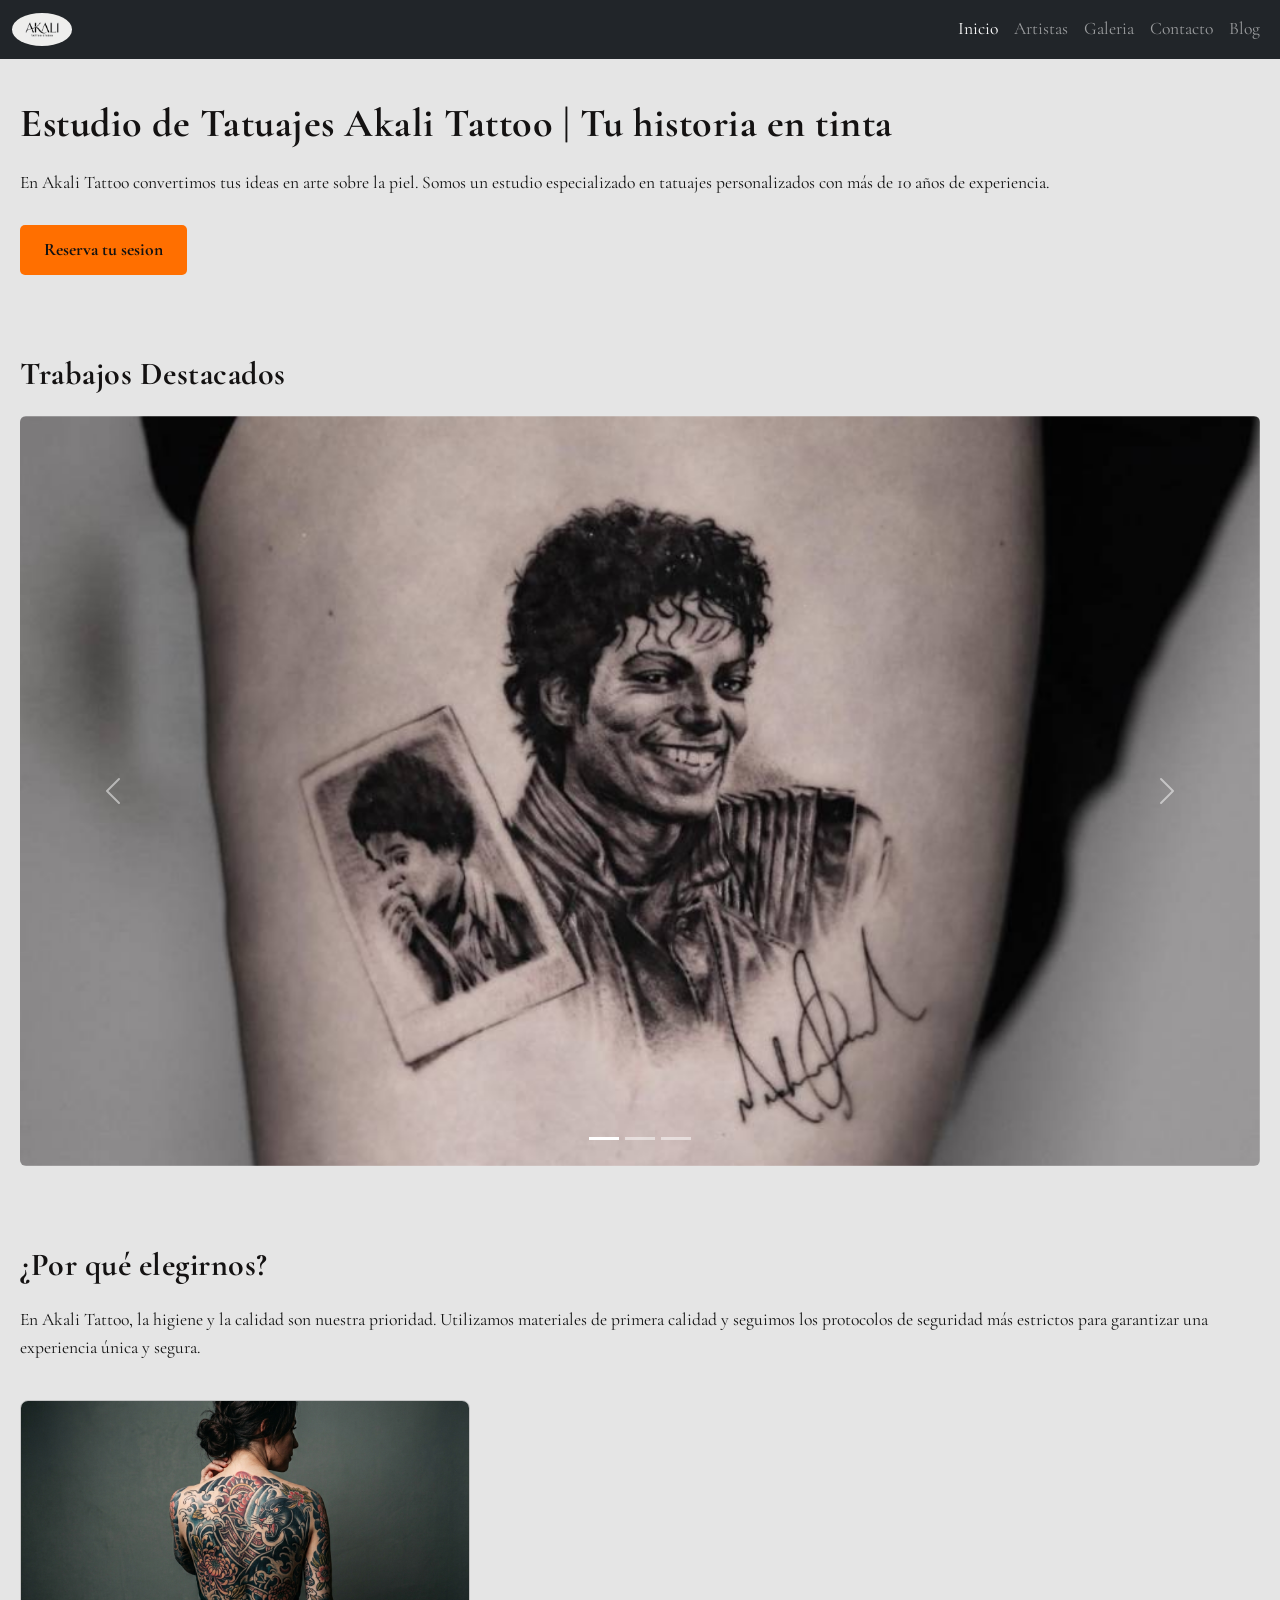
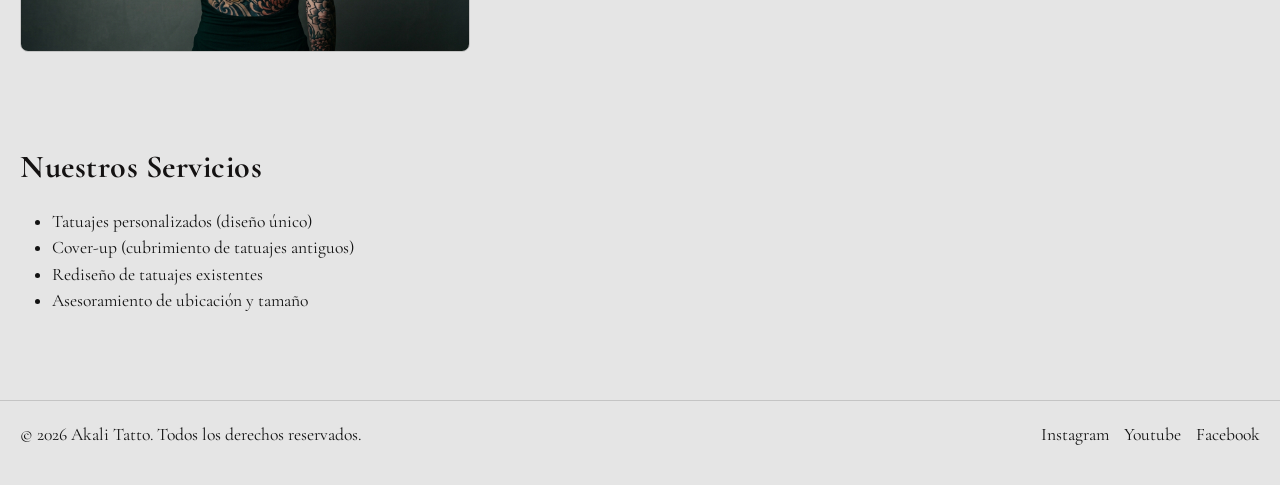
<file: index.html>
<!doctype html>
<html lang="es">
  <head>
    <meta charset="UTF-8" />
    <meta name="viewport" content="width=device-width, initial-scale=1.0" />
    <!-- Google Fonts: Cormorant Garamond -->
    <link rel="preconnect" href="https://fonts.googleapis.com" />
    <link rel="preconnect" href="https://fonts.gstatic.com" crossorigin />
    <link
      href="https://fonts.googleapis.com/css2?family=Cormorant+Garamond:wght@400;600;700&display=swap"
      rel="stylesheet"
    />
    <!-- Bootstrap CSS -->
    <link href="https://cdn.jsdelivr.net/npm/bootstrap@5.3.3/dist/css/bootstrap.min.css" rel="stylesheet">
    <!-- Estilos de AOS -->
    <link rel="stylesheet" href="https://unpkg.com/aos@next/dist/aos.css" />
    <link rel="stylesheet" href="./style.css" />
    <title>Akali Tattoo | Estudio de Tatuajes Personalizados en Buenos Aires</title>
    <meta name="description" content="Estudio de tatuajes personalizados en Buenos Aires. Más de 10 años de experiencia en estilos tradicional, realista, fine line y cover-ups. ¡Reservá tu sesión!">
    <meta name="keywords" content="estudio de tatuajes buenos aires, tatuajes personalizados, tatuaje tradicional, tatuaje realista, fine line, cover up, Akali Tattoo">
  </head>
  <body>
    <header>
      <nav class="navbar navbar-expand-lg navbar-dark bg-dark">
        <div class="container-fluid">
          <a class="navbar-brand" href="#">
            <img src="./img/logo-akali-tattoo.jpg" alt="Logo de Akali Tattoo estudio de tatuajes" width="60" class="rounded-circle">
          </a>
          <button class="navbar-toggler" type="button" data-bs-toggle="collapse" data-bs-target="#menuPrincipal" aria-controls="menuPrincipal" aria-expanded="false" aria-label="Toggle navigation">
            <span class="navbar-toggler-icon"></span>
          </button>
          <div class="collapse navbar-collapse" id="menuPrincipal">
            <ul class="navbar-nav ms-auto mb-2 mb-lg-0">
              <li class="nav-item"><a class="nav-link active" href="#">Inicio</a></li>
              <li class="nav-item"><a class="nav-link" href="./pages/artistas.html">Artistas</a></li>
              <li class="nav-item"><a class="nav-link" href="./pages/galeria.html">Galeria</a></li>
              <li class="nav-item"><a class="nav-link" href="./pages/contacto.html">Contacto</a></li>
              <li class="nav-item"><a class="nav-link" href="./pages/blog.html">Blog</a></li>
            </ul>
          </div>
        </div>
      </nav>
    </header>
    <main>
      <section data-aos="fade-up">
        <h1>Estudio de Tatuajes Akali Tattoo | Tu historia en tinta</h1>
        <p>
          En Akali Tattoo convertimos tus ideas en arte sobre la piel. Somos un
          estudio especializado en tatuajes personalizados con más de 10 años de
          experiencia.
        </p>
        <a href="./pages/contacto.html">Reserva tu sesion</a>
      </section>
      <section data-aos="zoom-in">
        <h2>Trabajos Destacados</h2>
        <div id="carruselInicio" class="carousel slide" data-bs-ride="carousel">
          <div class="carousel-indicators">
            <button type="button" data-bs-target="#carruselInicio" data-bs-slide-to="0" class="active" aria-current="true" aria-label="Slide 1"></button>
            <button type="button" data-bs-target="#carruselInicio" data-bs-slide-to="1" aria-label="Slide 2"></button>
            <button type="button" data-bs-target="#carruselInicio" data-bs-slide-to="2" aria-label="Slide 3"></button>
          </div>
          <div class="carousel-inner rounded">
            <div class="carousel-item active">
              <img src="./img/tatuaje-michael-jackson-realista.jpg" class="d-block w-100" alt="Tatuaje realista de Michael Jackson realizado en Akali Tattoo">
            </div>
            <div class="carousel-item">
              <img src="./img/tatuaje-joker-color-comic.png" class="d-block w-100" alt="Tatuaje a color del Joker estilo realista">
            </div>
            <div class="carousel-item">
              <img src="./img/tatuaje-audrey-hepburn.jpg" class="d-block w-100" alt="Tatuaje retrato de Audrey Hepburn en blanco y negro">
            </div>
          </div>
          <button class="carousel-control-prev" type="button" data-bs-target="#carruselInicio" data-bs-slide="prev">
            <span class="carousel-control-prev-icon" aria-hidden="true"></span>
            <span class="visually-hidden">Anterior</span>
          </button>
          <button class="carousel-control-next" type="button" data-bs-target="#carruselInicio" data-bs-slide="next">
            <span class="carousel-control-next-icon" aria-hidden="true"></span>
            <span class="visually-hidden">Siguiente</span>
          </button>
        </div>
      </section>
      <section data-aos="fade-left">
        <h2>¿Por qué elegirnos?</h2>
        <p>
          En Akali Tattoo, la higiene y la calidad son nuestra prioridad.
          Utilizamos materiales de primera calidad y seguimos los protocolos de
          seguridad más estrictos para garantizar una experiencia única y
          segura.
        </p>
        <figure>
          <img
            src="./img/estudio-akali-tattoo.jpg"
            alt="Instalaciones y equipo de trabajo en el estudio Akali Tattoo"
          />
        </figure>
      </section>
      <section data-aos="fade-right">
        <h2>Nuestros Servicios</h2>
        <ul>
          <li>Tatuajes personalizados (diseño único)</li>
          <li>Cover-up (cubrimiento de tatuajes antiguos)</li>
          <li>Rediseño de tatuajes existentes</li>
          <li>Asesoramiento de ubicación y tamaño</li>
        </ul>
      </section>
    </main>
    <footer>
      <p>&copy; 2026 Akali Tatto. Todos los derechos reservados.</p>
      <nav aria-label="Redes sociales">
        <ul>
          <li>
            <a
              href="https://www.instagram.com"
              target="_blank"
              rel="noopener noreferrer"
              >Instagram</a
            >
          </li>
          <li>
            <a
              href="https://www.youtube.com"
              target="_blank"
              rel="noopener noreferrer"
              >Youtube</a
            >
          </li>
          <li>
            <a
              href="https://www.facebook.com"
              target="_blank"
              rel="noopener noreferrer"
              >Facebook</a
            >
          </li>
        </ul>
      </nav>
    </footer>
    <!-- Bootstrap JS -->
    <script src="https://cdn.jsdelivr.net/npm/bootstrap@5.3.3/dist/js/bootstrap.bundle.min.js"></script>
    <!-- Script de AOS -->
    <script src="https://unpkg.com/aos@next/dist/aos.js"></script>
    <script>
      AOS.init({
        duration: 800,
        once: true
      });
    </script>
  </body>
</html>
</file>
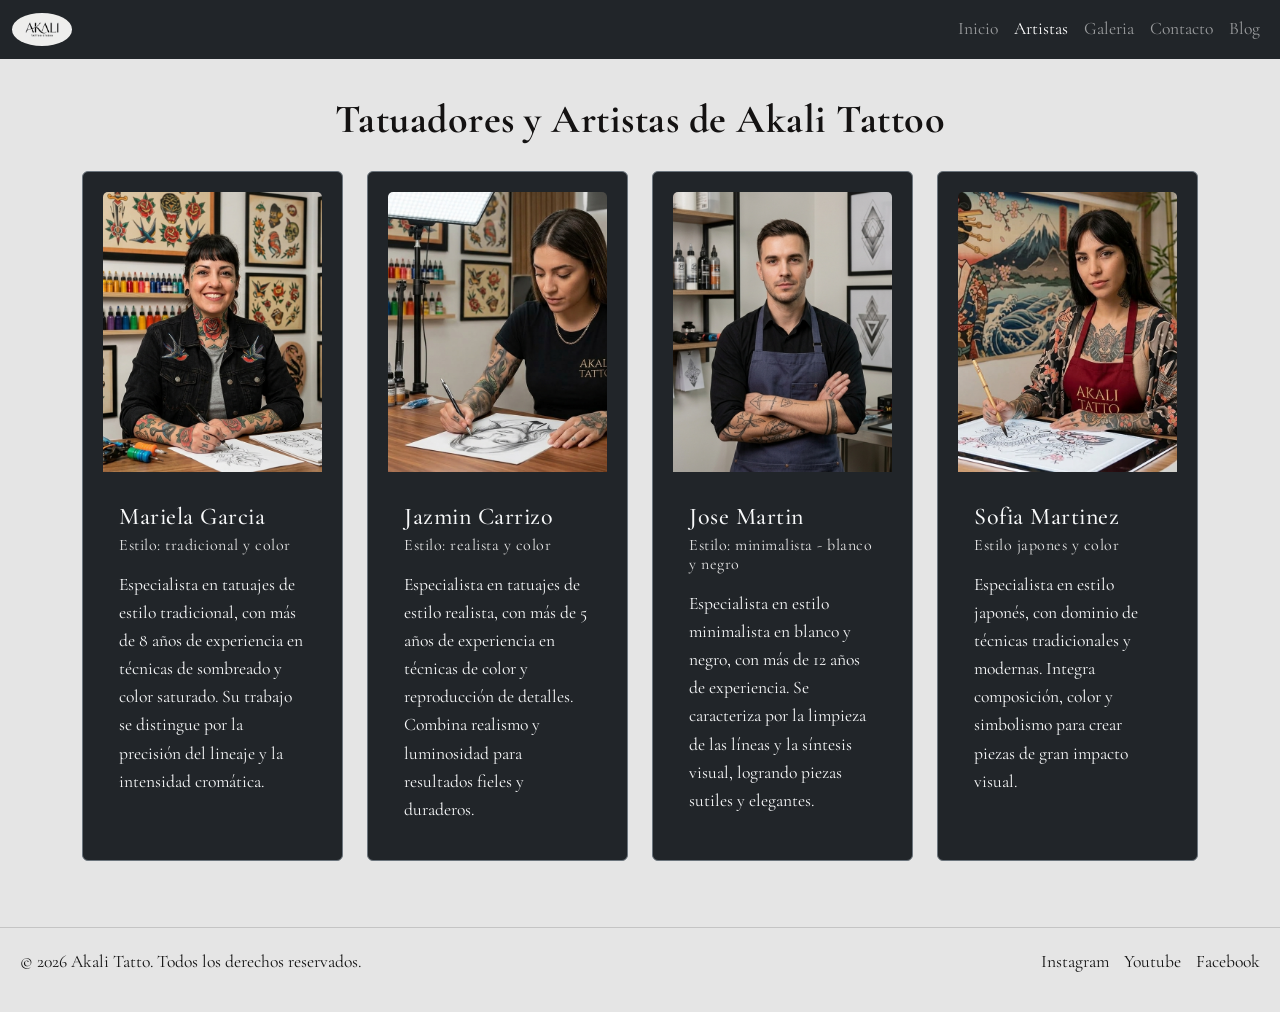
<file: pages/artistas.html>
<!doctype html>
<html lang="es">
  <head>
    <meta charset="UTF-8" />
    <meta name="viewport" content="width=device-width, initial-scale=1.0" />
    <link rel="preconnect" href="https://fonts.googleapis.com" />
    <link rel="preconnect" href="https://fonts.gstatic.com" crossorigin />
    <link
      href="https://fonts.googleapis.com/css2?family=Cormorant+Garamond:wght@400;600;700&display=swap"
      rel="stylesheet"
    />
    <!-- Bootstrap CSS -->
    <link
      href="https://cdn.jsdelivr.net/npm/bootstrap@5.3.3/dist/css/bootstrap.min.css"
      rel="stylesheet"
    />
    <!-- Estilos de AOS -->
    <link rel="stylesheet" href="https://unpkg.com/aos@next/dist/aos.css" />
    <link rel="stylesheet" href="../style.css" />
    <title>Tatuadores y Artistas Profesionales | Akali Tattoo</title>
    <meta name="description" content="Conocé a nuestro equipo de tatuadores profesionales en Akali Tattoo. Especialistas en estilo tradicional, realismo, minimalismo y arte japonés.">
    <meta name="keywords" content="tatuadores buenos aires, artistas tatuajes, mariela garcia, jose martin, jazmin carrizo, estilo tradicional, tatuaje realista, Akali Tattoo">
  </head>
  <body>
    <header id="arriba">
      <nav class="navbar navbar-expand-lg navbar-dark bg-dark">
        <div class="container-fluid">
          <a class="navbar-brand" href="../index.html">
            <img
              src="../img/logo-akali-tattoo.jpg"
              alt="Logo del estudio Akali Tattoo"
              width="60"
              class="rounded-circle"
            />
          </a>
          <button
            class="navbar-toggler"
            type="button"
            data-bs-toggle="collapse"
            data-bs-target="#menuPrincipal"
            aria-controls="menuPrincipal"
            aria-expanded="false"
            aria-label="Toggle navigation"
          >
            <span class="navbar-toggler-icon"></span>
          </button>
          <div class="collapse navbar-collapse" id="menuPrincipal">
            <ul class="navbar-nav ms-auto mb-2 mb-lg-0">
              <li class="nav-item">
                <a class="nav-link" href="../index.html">Inicio</a>
              </li>
              <li class="nav-item">
                <a class="nav-link active" href="#">Artistas</a>
              </li>
              <li class="nav-item">
                <a class="nav-link" href="./galeria.html">Galeria</a>
              </li>
              <li class="nav-item">
                <a class="nav-link" href="./contacto.html">Contacto</a>
              </li>
              <li class="nav-item">
                <a class="nav-link" href="./blog.html">Blog</a>
              </li>
            </ul>
          </div>
        </div>
      </nav>
    </header>
    <main class="container py-3">
      <section class="py-0">
        <h1 class="text-center mb-3">Tatuadores y Artistas de Akali Tattoo</h1>
        <div class="row g-4">
          <div class="col-12 col-md-6 col-lg-3" data-aos="fade-up" data-aos-delay="100">
            <article class="card h-100 bg-dark text-light border-secondary">
              <img
                src="../img/mariela-garcia-tatuadora.jpg"
                class="card-img-top"
                alt="Retrato de Mariela García, tatuadora especialista en estilo tradicional en Akali Tattoo"
              />
              <div class="card-body">
                <h2 class="card-title h4">Mariela Garcia</h2>
                <h3 class="card-subtitle mb-3 h6">
                  Estilo: tradicional y color
                </h3>
                <p class="card-text">
                  Especialista en tatuajes de estilo tradicional, con más de 8
                  años de experiencia en técnicas de sombreado y color saturado.
                  Su trabajo se distingue por la precisión del lineaje y la
                  intensidad cromática.
                </p>
              </div>
            </article>
          </div>
          <div class="col-12 col-md-6 col-lg-3" data-aos="fade-up" data-aos-delay="200">
            <article class="card h-100 bg-dark text-light border-secondary">
              <img
                src="../img/jazmin-carrizo-tatuadora.jpg"
                class="card-img-top"
                alt="Retrato de Jazmín Carrizo, artista de tatuaje realista y color en Akali Tattoo"
              />
              <div class="card-body">
                <h2 class="card-title h4">Jazmin Carrizo</h2>
                <h3 class="card-subtitle mb-3 h6">
                  Estilo: realista y color
                </h3>
                <p class="card-text">
                  Especialista en tatuajes de estilo realista, con más de 5 años
                  de experiencia en técnicas de color y reproducción de
                  detalles. Combina realismo y luminosidad para resultados
                  fieles y duraderos.
                </p>
              </div>
            </article>
          </div>
          <div class="col-12 col-md-6 col-lg-3" data-aos="fade-up" data-aos-delay="300">
            <article class="card h-100 bg-dark text-light border-secondary">
              <img
                src="../img/jose-martin-tatuador.jpg"
                class="card-img-top"
                alt="Retrato de José Martín, tatuador especialista en estilo minimalista y líneas finas"
              />
              <div class="card-body">
                <h2 class="card-title h4">Jose Martin</h2>
                <h3 class="card-subtitle mb-3 h6">
                  Estilo: minimalista - blanco y negro
                </h3>
                <p class="card-text">
                  Especialista en estilo minimalista en blanco y negro, con más
                  de 12 años de experiencia. Se caracteriza por la limpieza de
                  las líneas y la síntesis visual, logrando piezas sutiles y
                  elegantes.
                </p>
              </div>
            </article>
          </div>
          <div class="col-12 col-md-6 col-lg-3" data-aos="fade-up" data-aos-delay="400">
            <article class="card h-100 bg-dark text-light border-secondary">
              <img
                src="../img/sofia-martinez-tatuadora.jpg"
                class="card-img-top"
                alt="Retrato de Sofía Martínez, especialista en tatuaje japonés tradicional en Akali Tattoo"
              />
              <div class="card-body">
                <h2 class="card-title h4">Sofia Martinez</h2>
                <h3 class="card-subtitle mb-3 h6">
                  Estilo japones y color
                </h3>
                <p class="card-text">
                  Especialista en estilo japonés, con dominio de técnicas
                  tradicionales y modernas. Integra composición, color y
                  simbolismo para crear piezas de gran impacto visual.
                </p>
              </div>
            </article>
          </div>
        </div>
      </section>
    </main>
    <footer>
      <p>&copy; 2026 Akali Tatto. Todos los derechos reservados.</p>
      <nav aria-label="Redes sociales">
        <ul>
          <li>
            <a
              href="https://www.instagram.com"
              target="_blank"
              rel="noopener noreferrer"
              >Instagram</a
            >
          </li>
          <li>
            <a
              href="https://www.youtube.com"
              target="_blank"
              rel="noopener noreferrer"
              >Youtube</a
            >
          </li>
          <li>
            <a
              href="https://www.facebook.com"
              target="_blank"
              rel="noopener noreferrer"
              >Facebook</a
            >
          </li>
        </ul>
      </nav>
    </footer>
    <!-- Bootstrap JS -->
    <script src="https://cdn.jsdelivr.net/npm/bootstrap@5.3.3/dist/js/bootstrap.bundle.min.js"></script>
    <!-- Script de AOS -->
    <script src="https://unpkg.com/aos@next/dist/aos.js"></script>
    <script>
      AOS.init({
        duration: 800,
        once: true
      });
    </script>
    <!-- Botón flotante para móviles -->
    <a href="#arriba" class="btn-subir d-flex d-md-none" aria-label="Volver arriba">↑</a>
  </body>
</html>
</file>
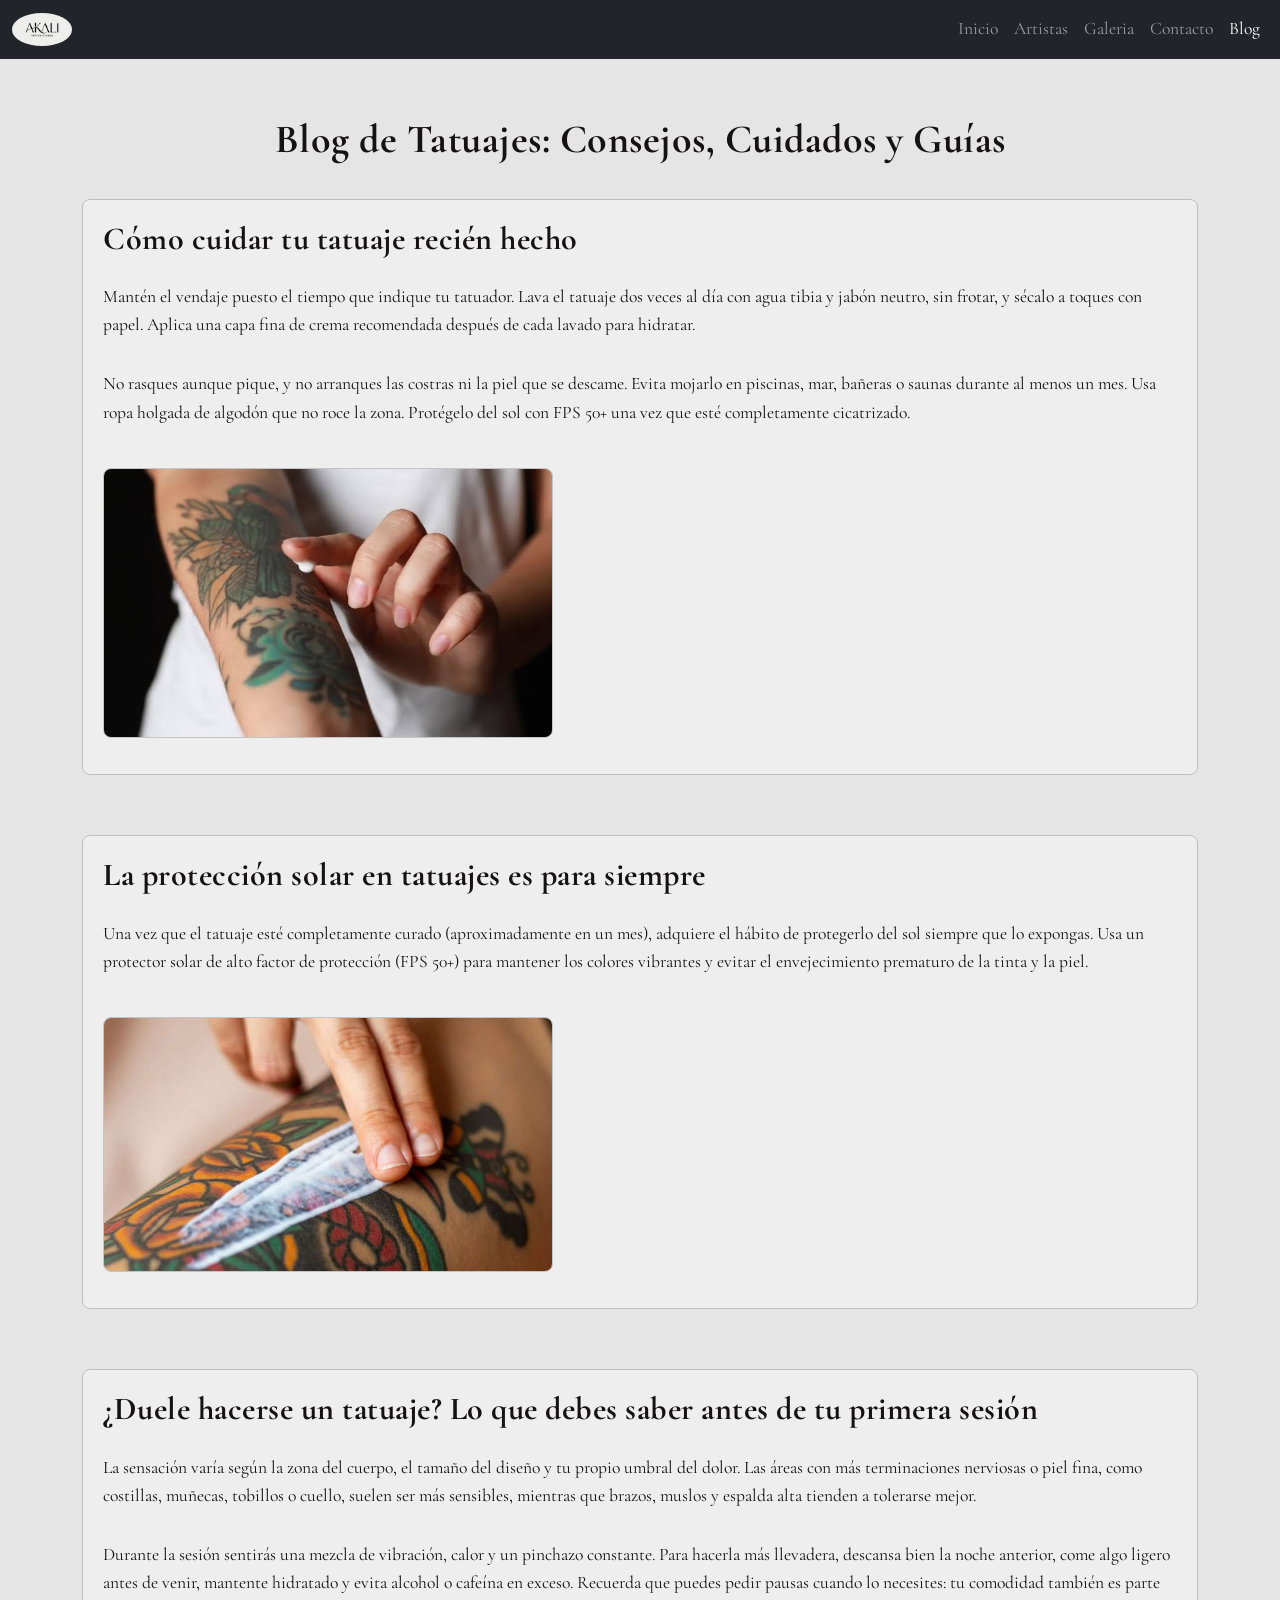
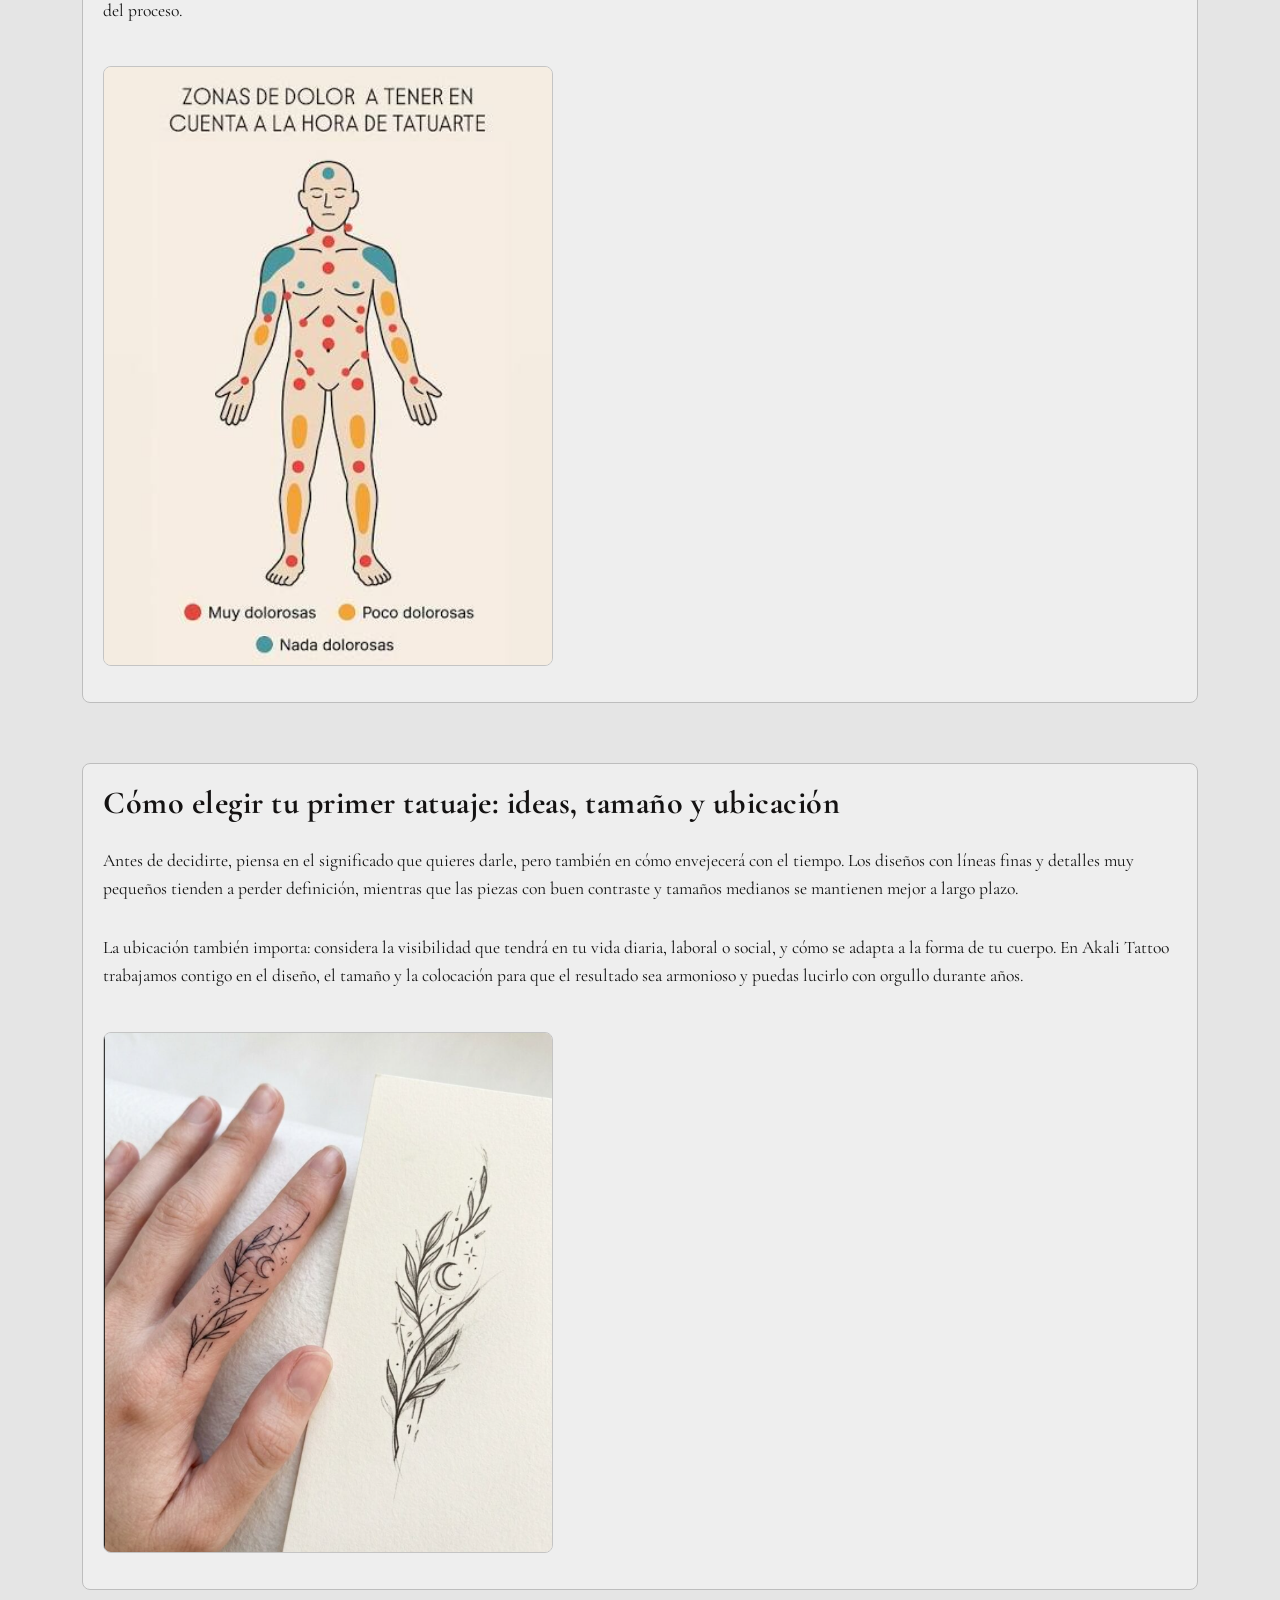
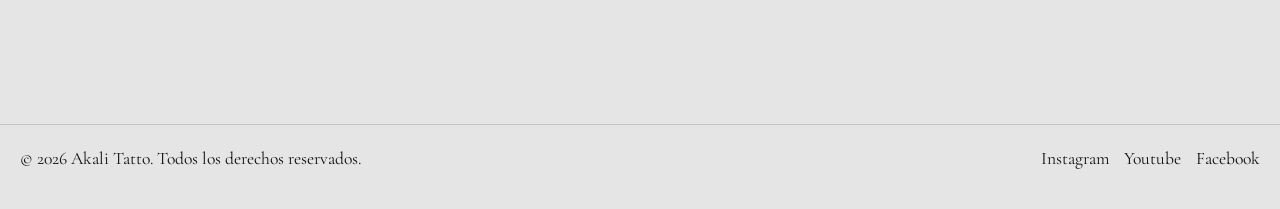
<file: pages/blog.html>
<!doctype html>
<html lang="es">
  <head>
    <meta charset="UTF-8" />
    <meta name="viewport" content="width=device-width, initial-scale=1.0" />
    <!-- Google Fonts: Cormorant Garamond -->
    <link rel="preconnect" href="https://fonts.googleapis.com" />
    <link rel="preconnect" href="https://fonts.gstatic.com" crossorigin />
    <link
      href="https://fonts.googleapis.com/css2?family=Cormorant+Garamond:wght@400;600;700&display=swap"
      rel="stylesheet"
    />
    <!-- Bootstrap CSS -->
    <link href="https://cdn.jsdelivr.net/npm/bootstrap@5.3.3/dist/css/bootstrap.min.css" rel="stylesheet">
    <!-- Estilos de AOS -->
    <link rel="stylesheet" href="https://unpkg.com/aos@next/dist/aos.css" />
    <link rel="stylesheet" href="../style.css" />
    <title>Blog de Consejos, Cuidados y Guías de Tatuajes | Akali Tattoo</title>
    <meta name="description" content="Guías y recomendaciones de Akali Tattoo: cómo cuidar tu tatuaje recién hecho, protección solar y consejos para elegir tu primer diseño.">
    <meta name="keywords" content="blog tatuajes, cuidados tatuaje, como curar un tatuaje, tendencias tatuajes, cicatrizacion tatuaje, Akali Tattoo">
  </head>
  <body>
    <header id="arriba">
      <nav class="navbar navbar-expand-lg navbar-dark bg-dark">
        <div class="container-fluid">
          <a class="navbar-brand" href="../index.html">
            <img src="../img/logo-akali-tattoo.jpg" alt="Logo de Akali Tattoo estudio de tatuajes" width="60" class="rounded-circle">
          </a>
          <button class="navbar-toggler" type="button" data-bs-toggle="collapse" data-bs-target="#menuPrincipal" aria-controls="menuPrincipal" aria-expanded="false" aria-label="Toggle navigation">
            <span class="navbar-toggler-icon"></span>
          </button>
          <div class="collapse navbar-collapse" id="menuPrincipal">
            <ul class="navbar-nav ms-auto mb-2 mb-lg-0">
              <li class="nav-item"><a class="nav-link" href="../index.html">Inicio</a></li>
              <li class="nav-item"><a class="nav-link" href="./artistas.html">Artistas</a></li>
              <li class="nav-item"><a class="nav-link" href="./galeria.html">Galeria</a></li>
              <li class="nav-item"><a class="nav-link" href="./contacto.html">Contacto</a></li>
              <li class="nav-item"><a class="nav-link active" href="#">Blog</a></li>
            </ul>
          </div>
        </div>
      </nav>
    </header>
    <main class="container py-3">
      <section>
        <h1 class="text-center mb-4" data-aos="fade-down">Blog de Tatuajes: Consejos, Cuidados y Guías</h1>
        <!-- Artículo 1 -->
        <article data-aos="fade-up" class="mb-5">
          <h2>Cómo cuidar tu tatuaje recién hecho</h2>
          <p>
            Mantén el vendaje puesto el tiempo que indique tu tatuador. Lava el
            tatuaje dos veces al día con agua tibia y jabón neutro, sin frotar,
            y sécalo a toques con papel. Aplica una capa fina de crema
            recomendada después de cada lavado para hidratar.
          </p>
          <p>
            No rasques aunque pique, y no arranques las costras ni la piel que
            se descame. Evita mojarlo en piscinas, mar, bañeras o saunas durante
            al menos un mes. Usa ropa holgada de algodón que no roce la zona.
            Protégelo del sol con FPS 50+ una vez que esté completamente
            cicatrizado.
          </p>
          <figure>
            <img
              src="../img/tatuaje-proteccion-cuidado.jpg"
              alt="Proceso de limpieza y curación de un tatuaje recién realizado"
              loading="lazy"
            />
          </figure>
        </article>
        <!-- Artículo 2 -->
        <article data-aos="fade-up" class="mb-5">
          <h2>La protección solar en tatuajes es para siempre</h2>
          <p>
            Una vez que el tatuaje esté completamente curado (aproximadamente en
            un mes), adquiere el hábito de protegerlo del sol siempre que lo
            expongas. Usa un protector solar de alto factor de protección (FPS
            50+) para mantener los colores vibrantes y evitar el envejecimiento
            prematuro de la tinta y la piel.
          </p>
          <figure>
            <img
              src="../img/cuidado-hidratacion-tatuaje.jpg"
              alt="Aplicación de crema hidratante y protector solar sobre un tatuaje curado"
              loading="lazy"
            />
          </figure>
        </article>
        <!-- Artículo 3 -->
        <article data-aos="fade-up" class="mb-5">
          <h2>
            ¿Duele hacerse un tatuaje? Lo que debes saber antes de tu primera sesión
          </h2>
          <p>
            La sensación varía según la zona del cuerpo, el tamaño del diseño y
            tu propio umbral del dolor. Las áreas con más terminaciones
            nerviosas o piel fina, como costillas, muñecas, tobillos o cuello,
            suelen ser más sensibles, mientras que brazos, muslos y espalda alta
            tienden a tolerarse mejor.
          </p>
          <p>
            Durante la sesión sentirás una mezcla de vibración, calor y un
            pinchazo constante. Para hacerla más llevadera, descansa bien la
            noche anterior, come algo ligero antes de venir, mantente hidratado
            y evita alcohol o cafeína en exceso. Recuerda que puedes pedir
            pausas cuando lo necesites: tu comodidad también es parte del
            proceso.
          </p>
          <figure>
            <img
              src="../img/tatuaje-zona-dolor.jpg"
              alt="Esquema de zonas corporales y nivel de sensibilidad al tatuar"
              loading="lazy"
            />
          </figure>
        </article>
        <!-- Artículo 4 -->
        <article data-aos="fade-up" class="mb-5">
          <h2>Cómo elegir tu primer tatuaje: ideas, tamaño y ubicación</h2>
          <p>
            Antes de decidirte, piensa en el significado que quieres darle, pero
            también en cómo envejecerá con el tiempo. Los diseños con líneas
            finas y detalles muy pequeños tienden a perder definición, mientras
            que las piezas con buen contraste y tamaños medianos se mantienen
            mejor a largo plazo.
          </p>
          <p>
            La ubicación también importa: considera la visibilidad que tendrá en
            tu vida diaria, laboral o social, y cómo se adapta a la forma de tu
            cuerpo. En Akali Tattoo trabajamos contigo en el diseño, el tamaño y
            la colocación para que el resultado sea armonioso y puedas lucirlo
            con orgullo durante años.
          </p>
          <figure>
            <img
              src="../img/diseño-personalizado-tatuaje.png"
              alt="Boceto y plantilla de diseño personalizado para tatuaje"
              loading="lazy"
            />
          </figure>
        </article>
      </section>
    </main>
    <footer>
      <p>&copy; 2026 Akali Tatto. Todos los derechos reservados.</p>
      <nav aria-label="Redes sociales">
        <ul>
          <li>
            <a
              href="https://www.instagram.com"
              target="_blank"
              rel="noopener noreferrer"
              >Instagram</a
            >
          </li>
          <li>
            <a
              href="https://www.youtube.com"
              target="_blank"
              rel="noopener noreferrer"
              >Youtube</a
            >
          </li>
          <li>
            <a
              href="https://www.facebook.com"
              target="_blank"
              rel="noopener noreferrer"
              >Facebook</a
            >
          </li>
        </ul>
      </nav>
    </footer>
    <!-- Bootstrap JS -->
    <script src="https://cdn.jsdelivr.net/npm/bootstrap@5.3.3/dist/js/bootstrap.bundle.min.js"></script>
    <!-- Script de AOS -->
    <script src="https://unpkg.com/aos@next/dist/aos.js"></script>
    <script>
      AOS.init({
        duration: 800,
        once: true
      });
    </script>
    <!-- Botón flotante para móviles -->
    <a href="#arriba" class="btn-subir d-flex d-md-none" aria-label="Volver arriba">↑</a>
  </body>
</html>
</file>
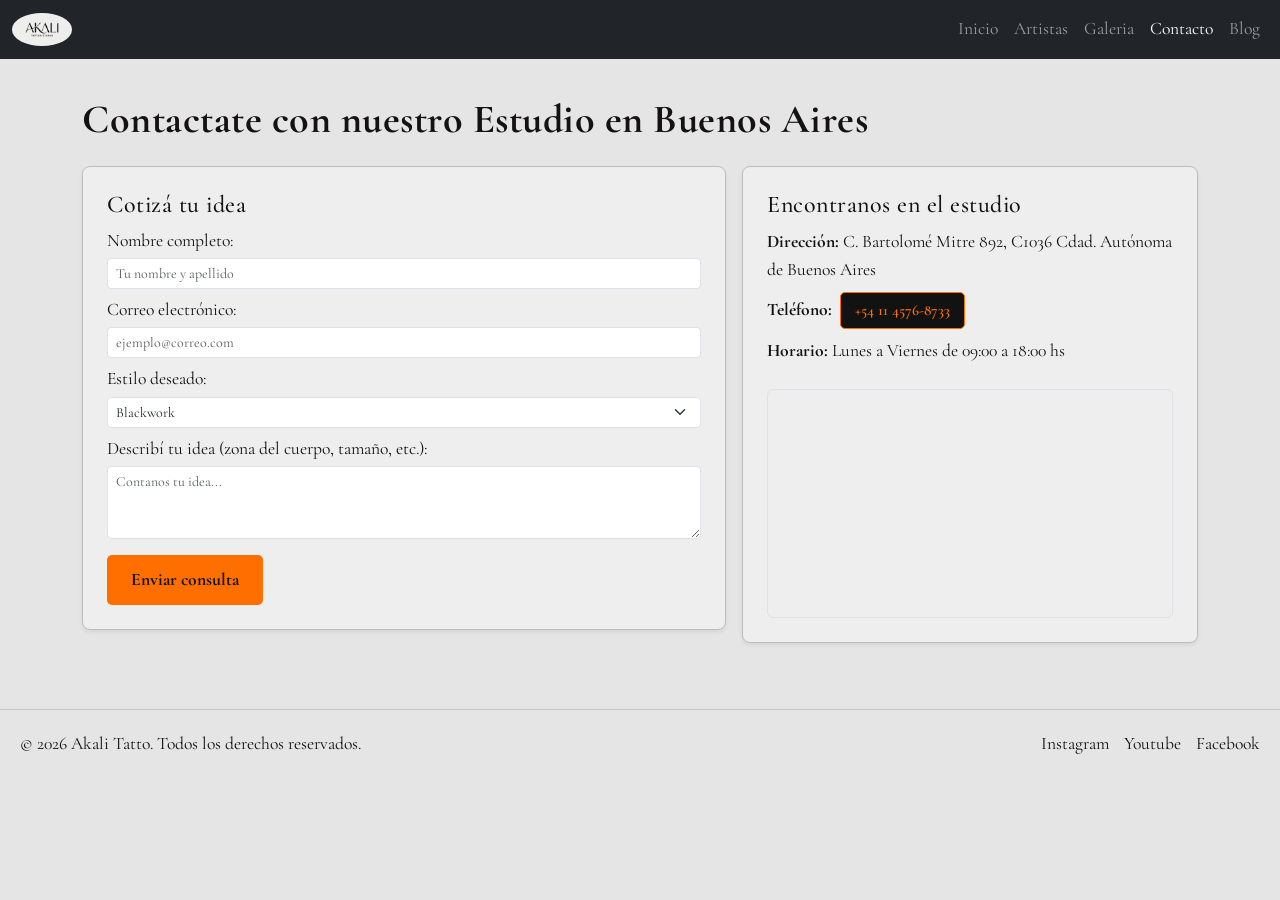
<file: pages/contacto.html>
<!doctype html>
<html lang="es">
  <head>
    <meta charset="UTF-8" />
    <meta name="viewport" content="width=device-width, initial-scale=1.0" />
    <link rel="preconnect" href="https://fonts.googleapis.com" />
    <link rel="preconnect" href="https://fonts.gstatic.com" crossorigin />
    <link
      href="https://fonts.googleapis.com/css2?family=Cormorant+Garamond:wght@400;600;700&display=swap"
      rel="stylesheet"
    />
    <!-- Bootstrap CSS -->
    <link href="https://cdn.jsdelivr.net/npm/bootstrap@5.3.3/dist/css/bootstrap.min.css" rel="stylesheet">
    <!-- Estilos de AOS -->
    <link rel="stylesheet" href="https://unpkg.com/aos@next/dist/aos.css" />
    <link rel="stylesheet" href="../style.css" />
    <title>Contacto y Cotización de Tatuajes | Akali Tattoo Buenos Aires</title>
    <meta name="description" content="Cotizá tu próximo tatuaje con Akali Tattoo. Ubicados en Bartolomé Mitre 892, CABA. Envianos tu idea y coordiná tu consulta personalizada.">
  <meta name="keywords" content="contacto akali tattoo, cotizar tatuaje, reservar turno tatuaje, estudio de tatuajes caba, presupuesto tatuajes buenos aires">  
  </head>
  <body>
    <header>
      <nav class="navbar navbar-expand-lg navbar-dark bg-dark">
        <div class="container-fluid">
          <a class="navbar-brand" href="../index.html">
            <img src="../img/logo-akali-tattoo.jpg" alt="Logo de Akali Tattoo estudio de tatuajes" width="60" class="rounded-circle">
          </a>
          <button class="navbar-toggler" type="button" data-bs-toggle="collapse" data-bs-target="#menuPrincipal" aria-controls="menuPrincipal" aria-expanded="false" aria-label="Toggle navigation">
            <span class="navbar-toggler-icon"></span>
          </button>
          <div class="collapse navbar-collapse" id="menuPrincipal">
            <ul class="navbar-nav ms-auto mb-2 mb-lg-0">
              <li class="nav-item"><a class="nav-link" href="../index.html">Inicio</a></li>
              <li class="nav-item"><a class="nav-link" href="./artistas.html">Artistas</a></li>
              <li class="nav-item"><a class="nav-link" href="./galeria.html">Galeria</a></li>
              <li class="nav-item"><a class="nav-link active" aria-current="page" href="#">Contacto</a></li>
              <li class="nav-item"><a class="nav-link" href="./blog.html">Blog</a></li>
            </ul>
          </div>
        </div>
      </nav>
    </header>
    <main class="container py-3">
      <h1 class="mb-2" data-aos="fade-down">Contactate con nuestro Estudio en Buenos Aires</h1>
      <div class="row g-3">
        <!-- Formulario entrando desde la izquierda -->
        <section class="col-12 col-lg-7 py-0" data-aos="fade-right">
          <div class="contacto-caja p-3 p-md-4 shadow-sm">
            <h2 class="h4 mb-2">Cotizá tu idea</h2>
            <form action="#" method="POST">
              <div class="mb-2">
                <label for="nombre" class="form-label mb-1">Nombre completo:</label>
                <input type="text" class="form-control form-control-sm" id="nombre" name="nombre" placeholder="Tu nombre y apellido" required />
              </div>
              <div class="mb-2">
                <label for="email" class="form-label mb-1">Correo electrónico:</label>
                <input type="email" class="form-control form-control-sm" id="email" name="email" placeholder="ejemplo@correo.com" required />
              </div>
              <div class="mb-2">
                <label for="estilo" class="form-label mb-1">Estilo deseado:</label>
                <select class="form-select form-select-sm" id="estilo" name="estilo">
                  <option value="blackwork">Blackwork</option>
                  <option value="tradicional">Tradicional</option>
                  <option value="fineline">Fine Line</option>
                  <option value="otro">Otro</option>
                </select>
              </div>
              <div class="mb-3">
                <label for="mensaje" class="form-label mb-1">Describí tu idea (zona del cuerpo, tamaño, etc.):</label>
                <textarea class="form-control form-control-sm" id="mensaje" name="mensaje" rows="3" placeholder="Contanos tu idea..." required></textarea>
              </div>
              <button type="submit">Enviar consulta</button>
            </form>
          </div>
        </section>
        <!-- Ubicación, Datos y Mapa entrando desde la derecha -->
        <section class="col-12 col-lg-5 py-0" data-aos="fade-left">
          <div class="contacto-caja p-3 p-md-4 shadow-sm h-100 d-flex flex-column justify-content-between">
            <div>
              <h2 class="h4 mb-2">Encontranos en el estudio</h2>
              <address class="mb-3">
                <p class="mb-2"><strong>Dirección:</strong> C. Bartolomé Mitre 892, C1036 Cdad. Autónoma de Buenos Aires</p>
                <div class="mb-2 d-flex align-items-center gap-2 flex-wrap">
                  <span><strong>Teléfono:</strong></span>
                  <a href="tel:+541145768733" class="btn-telefono">+54 11 4576-8733</a>
                </div>
                <p class="mb-0"><strong>Horario:</strong> Lunes a Viernes de 09:00 a 18:00 hs</p>
              </address>
            </div>
            <!-- Mapa embebido responsivo -->
            <div class="ratio ratio-16x9 rounded overflow-hidden border mt-2">
              <iframe
                src="https://www.google.com/maps/embed?pb=!1m18!1m12!1m3!1d3284.016825381831!2d-58.37943562340321!3d-34.60373887295413!2m3!1f0!2f0!3f0!3m2!1i1024!2i768!4f13.1!3m3!1m2!1s0x95bccacf1c618195%3A0x2863e414c330df32!2sBartolom%C3%A9%20Mitre%20892%2C%20C1036%20Cdad.%20Aut%C3%B3noma%20de%20Buenos%20Aires!5e0!3m2!1ses-419!2sar!4v1710000000000!5m2!1ses-419!2sar"
                style="border:0;"
                allowfullscreen=""
                loading="lazy"
                referrerpolicy="no-referrer-when-downgrade"
                title="Ubicación de Akali Tattoo en Google Maps">
              </iframe>
            </div>
          </div>
        </section>
      </div>
    </main>
    <footer>
      <p>&copy; 2026 Akali Tatto. Todos los derechos reservados.</p>
      <nav aria-label="Redes sociales">
        <ul>
          <li>
            <a href="https://www.instagram.com" target="_blank" rel="noopener noreferrer">Instagram</a>
          </li>
          <li>
            <a href="https://www.youtube.com" target="_blank" rel="noopener noreferrer">Youtube</a>
          </li>
          <li>
            <a href="https://www.facebook.com" target="_blank" rel="noopener noreferrer">Facebook</a>
          </li>
        </ul>
      </nav>
    </footer>
    <!-- Bootstrap JS -->
    <script src="https://cdn.jsdelivr.net/npm/bootstrap@5.3.3/dist/js/bootstrap.bundle.min.js"></script>
    <!-- Script de AOS -->
    <script src="https://unpkg.com/aos@next/dist/aos.js"></script>
    <script>
      AOS.init({
        duration: 800,
        once: true
      });
    </script>
  </body>
</html>
</file>
<file: style.css>
body {
  background-color: #E5E5E5;
  color: #121212;
  font-family: "Cormorant Garamond", serif;
  font-weight: 400;
  font-size: 1.1rem;
}

h1, h2, h3 {
  font-weight: 700;
  color: #121212;
  margin-bottom: 10px;
  letter-spacing: 0.5px;
}

p {
  line-height: 1.6;
}

img {
  max-width: 100%;
  height: auto;
  display: block;
}

/* 1. Reset */
html {
  scroll-behavior: smooth;
}

* {
  box-sizing: border-box;
  margin: 0;
  padding: 0;
}

header {
  width: 100%;
  margin-bottom: 20px;
}
header nav ul li {
  list-style-type: none;
}
header .navbar-brand {
  font-family: "Cormorant Garamond", serif;
}
header .navbar-nav .nav-link:hover, header .navbar-nav .nav-link:focus {
  color: #E65100;
}

main {
  display: flex;
  flex-direction: column;
  gap: 40px;
  padding: 0 20px;
}
main.container {
  gap: 15px;
}
main h1, main h2 {
  font-family: "Cormorant Garamond", serif;
  color: #141212;
  transition: color 0.3s ease, text-shadow 0.3s ease, transform 0.3s ease;
  display: inline-block;
}
main h1:hover, main h2:hover {
  color: #E65100;
  text-shadow: 0 2px 8px rgba(255, 111, 0, 0.25);
  transform: scale(1.02);
  cursor: default;
}

section {
  display: flex;
  flex-direction: column;
  gap: 12px;
  padding: 20px 0;
}
section .titulo-seccion {
  font-family: "Cormorant Garamond", serif;
  color: #141212;
  transition: color 0.3s ease, text-shadow 0.3s ease, transform 0.3s ease;
  display: inline-block;
}
section .titulo-seccion:hover {
  color: #E65100;
  text-shadow: 0 2px 8px rgba(255, 111, 0, 0.25);
  transform: scale(1.02);
  cursor: default;
}
section address a {
  display: inline;
  background-color: transparent;
  color: #121212;
  padding: 0;
  border-radius: 0;
  font-weight: 600;
  text-decoration: underline;
  box-shadow: none;
  transform: none;
}
section address a:hover {
  background-color: transparent;
  color: #E65100;
  box-shadow: none;
  transform: none;
}

figure img {
  width: 100%;
  max-width: 450px;
  height: auto;
  object-fit: cover;
  border-radius: 8px;
  margin-top: 10px;
  border: 1px solid #C4C4C4;
}

article {
  padding: 20px;
  background-color: #EEEEEE;
  border: 1px solid #BDBDBD;
  border-radius: 8px;
  display: flex;
  flex-direction: column;
  gap: 15px;
}

.contacto-caja {
  background-color: #EEEEEE;
  border: 1px solid #BDBDBD;
  border-radius: 8px;
}

#galeria {
  display: grid;
  grid-template-columns: 1fr;
  gap: 25px;
}
#galeria h1 {
  grid-column: 1/-1;
}
#galeria figure img {
  width: 100%;
  height: 250px;
  object-fit: cover;
  border-radius: 8px;
  border: 1px solid #C4C4C4;
}
#galeria article figure {
  overflow: hidden;
  border-radius: 8px;
}
#galeria article img {
  transition: transform 0.4s ease, filter 0.4s ease;
}
#galeria article:hover img {
  transform: scale(1.05);
  filter: brightness(1.1);
}

.carousel {
  width: 100%;
  margin: 0 auto;
}
.carousel-inner {
  border-radius: 12px;
  overflow: hidden;
}
.carousel-inner .carousel-item img {
  width: 100%;
  height: 320px;
  object-fit: cover;
  object-position: center;
  display: block;
}

.form-control:focus,
.form-select:focus {
  border-color: #FF6F00;
  box-shadow: 0 0 0 0.25rem rgba(255, 111, 0, 0.25);
}

@media (min-width: 768px) {
  .carousel-inner .carousel-item img {
    height: 600px;
  }
}
@media (min-width: 1024px) {
  #galeria {
    grid-template-columns: repeat(3, 1fr);
    gap: 30px;
  }
}
@media (min-width: 1200px) {
  .carousel-inner .carousel-item img {
    height: 750px;
  }
}
footer {
  margin-top: 50px;
  padding: 20px;
  border-top: 1px solid #C4C4C4;
  display: flex;
  justify-content: space-between;
  align-items: center;
  color: #121212;
}
footer nav ul {
  display: flex;
  gap: 15px;
}
footer nav ul li {
  list-style-type: none;
}
footer nav ul li a {
  text-decoration: none;
  color: #121212;
}
footer nav ul li a:hover {
  color: #E65100;
}

.card {
  background-color: #1a1a1a;
  border: 1px solid #333333;
  transition: all 0.3s ease;
}
.card:hover {
  transform: translateY(-5px);
  box-shadow: 0 8px 20px rgba(0, 0, 0, 0.6);
  border-color: #555555;
}
.card .card-title {
  font-family: "Cormorant Garamond", serif;
}
.card .card-subtitle {
  color: #e5e5e5;
  font-weight: 400;
  letter-spacing: 0.5px;
}
.card .card-img-top {
  height: 280px;
  object-fit: cover;
}

@keyframes pulso-flotante {
  0%, 100% {
    transform: scale(1);
  }
  50% {
    transform: scale(1.08);
  }
}
section address a.btn-telefono,
section a.btn-telefono,
a.btn-telefono, section a,
button[type=submit] {
  display: inline-block;
  padding: 12px 24px;
  text-decoration: none;
  border-radius: 5px;
  font-weight: bold;
  border: none;
  cursor: pointer;
  width: fit-content;
  transition: all 0.3s ease;
}

section a,
button[type=submit] {
  background-color: #FF6F00;
  color: #121212;
}
section a:hover,
button[type=submit]:hover {
  background-color: #E65100;
  transform: translateY(-2px);
  box-shadow: 0 4px 10px rgba(0, 0, 0, 0.15);
}
section a:focus,
button[type=submit]:focus {
  outline: 2px solid #121212;
  outline-offset: 3px;
}
section a:active,
button[type=submit]:active {
  transform: translateY(0);
  background-color: #BF360C;
}

section address a.btn-telefono,
section a.btn-telefono,
a.btn-telefono {
  padding: 6px 14px;
  font-weight: 600;
  font-size: 0.95rem;
  background-color: #121212;
  color: #FF6F00;
  border: 1px solid #FF6F00;
  box-shadow: none;
  transform: none;
}
section address a.btn-telefono:hover,
section a.btn-telefono:hover,
a.btn-telefono:hover {
  background-color: #FF6F00;
  color: #121212;
  transform: translateY(-2px);
  box-shadow: 0 3px 8px rgba(255, 111, 0, 0.3);
}

.btn-subir {
  position: fixed;
  bottom: 20px;
  right: 20px;
  width: 44px;
  height: 44px;
  background-color: #121212;
  color: #FF6F00;
  border: 2px solid #FF6F00;
  border-radius: 50%;
  display: flex;
  align-items: center;
  justify-content: center;
  font-size: 1.4rem;
  font-weight: 700;
  text-decoration: none;
  z-index: 1050;
  box-shadow: 0 4px 12px rgba(0, 0, 0, 0.4);
  animation: pulso-flotante 2.5s infinite ease-in-out;
  transition: all 0.2s ease;
}
.btn-subir:hover, .btn-subir:active {
  background-color: #FF6F00;
  color: #121212;
  transform: translateY(-3px) scale(1.1);
}

/*# sourceMappingURL=style.css.map */
</file>
